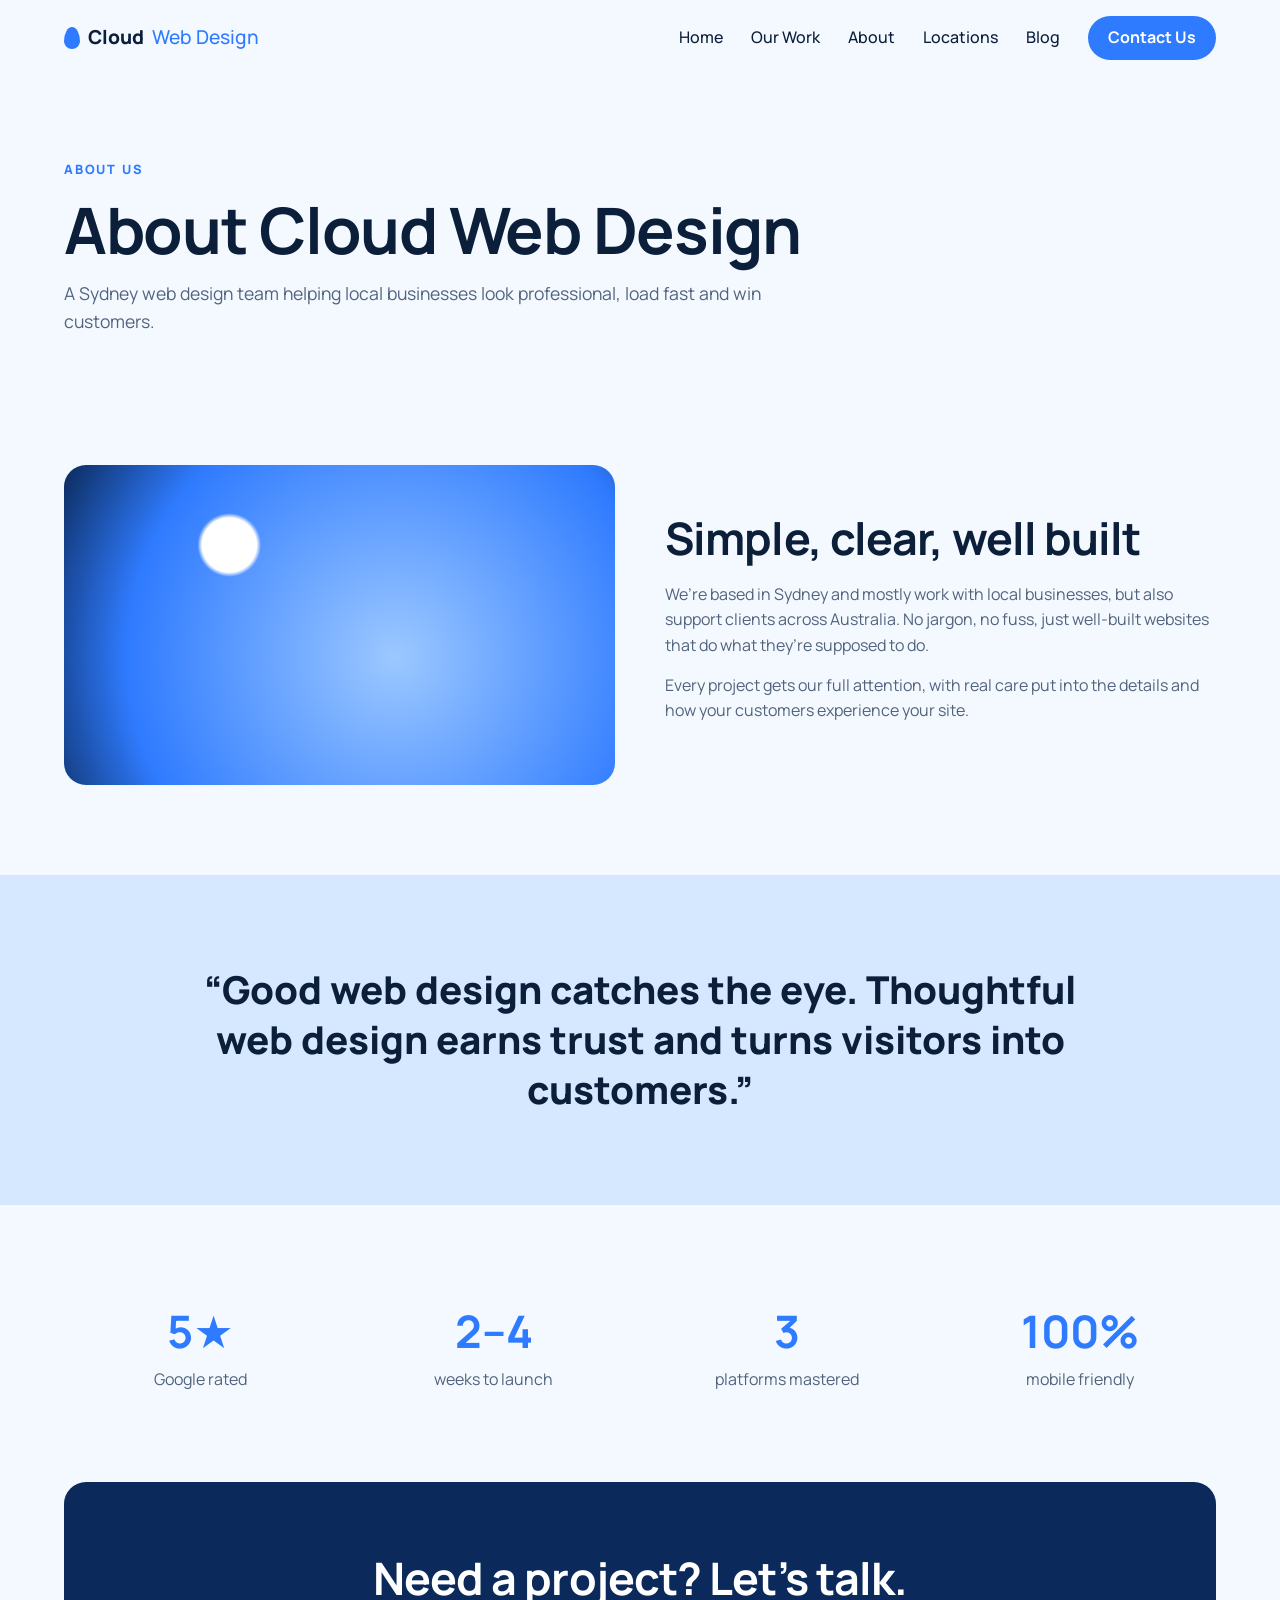
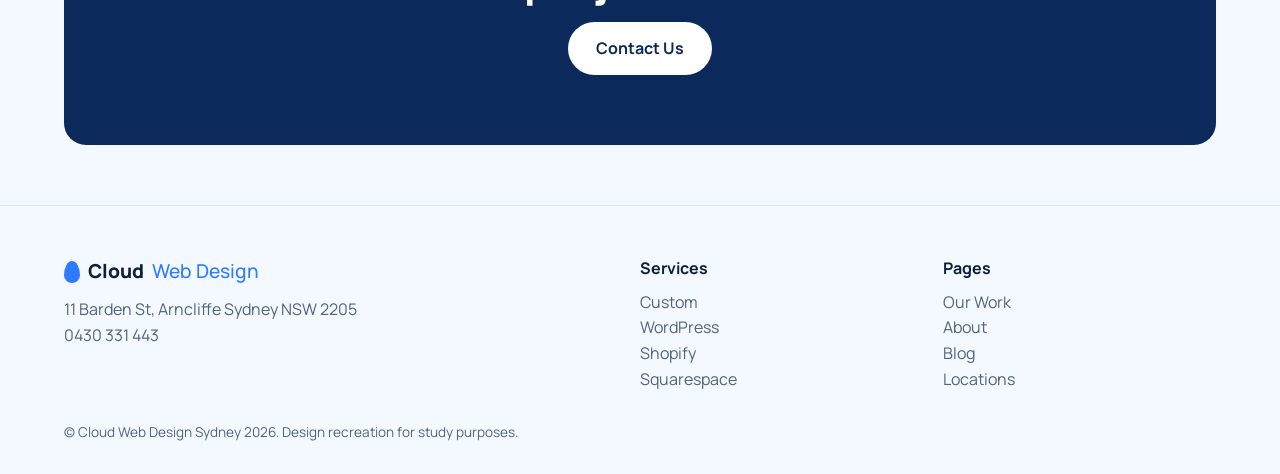
<file: html/about.html>
<!DOCTYPE html>
<html lang="en">

<head>
    <meta charset="utf-8">
    <meta name="viewport" content="width=device-width,initial-scale=1">
    <title>About | Cloud Web Design Sydney</title>
    <link rel="preconnect" href="https://fonts.googleapis.com">
    <link href="https://fonts.googleapis.com/css2?family=Manrope:wght@400;500;700;800&display=swap" rel="stylesheet">
    <link rel="stylesheet" href="../css/about.css">
</head>

<body>
    <header class="nav"><a class="logo" href="index.html"><i></i>Cloud<b>Web Design</b></a><input type="checkbox"
            id="m"><label for="m" class="burger">☰</label>
        <nav><a href="index.html">Home</a><a href="work.html">Our Work</a><a href="about.html">About</a><a
                href="locations.html">Locations</a><a href="blog.html">Blog</a><a class="btn sm" href="#contact">Contact
                Us</a></nav>
    </header>
    <main>
        <section class="hero small"><span class="eyebrow">About us</span>
            <h1>About Cloud Web Design</h1>
            <p>A Sydney web design team helping local businesses look professional, load fast and win customers.</p>
        </section>
        <section class="split">
            <div class="drop"></div>
            <div>
                <h2>Simple, clear, well built</h2>
                <p>We’re based in Sydney and mostly work with local businesses, but also support clients across
                    Australia. No jargon, no fuss, just well-built websites that do what they’re supposed to do.</p>
                <p>Every project gets our full attention, with real care put into the details and how your customers
                    experience your site.</p>
            </div>
        </section>
        <section class="quote">
            <blockquote>“Good web design catches the eye. Thoughtful web design earns trust and turns visitors into
                customers.”</blockquote>
        </section>
        <section class="stats">
            <div><b>5★</b>Google rated</div>
            <div><b>2–4</b>weeks to launch</div>
            <div><b>3</b>platforms mastered</div>
            <div><b>100%</b>mobile friendly</div>
        </section>
    </main>
    <section class="cta" id="contact">
        <h2>Need a project? Let’s talk.</h2><a class="btn light" href="mailto:info@cloudwebdesign.com.au">Contact Us</a>
    </section>
    <footer>
        <div><a class="logo" href="index.html"><i></i>Cloud<b>Web Design</b></a>
            <p>11 Barden St, Arncliffe Sydney NSW 2205<br>0430 331 443</p>
        </div>
        <div>
            <h4>Services</h4><a href="index.html#services">Custom</a><a href="index.html#services">WordPress</a><a
                href="index.html#services">Shopify</a><a href="index.html#services">Squarespace</a>
        </div>
        <div>
            <h4>Pages</h4><a href="work.html">Our Work</a><a href="about.html">About</a><a href="blog.html">Blog</a><a
                href="locations.html">Locations</a>
        </div>
        <p class="copy">© Cloud Web Design Sydney 2026. Design recreation for study purposes.</p>
    </footer>
</body>

</html>
</file>
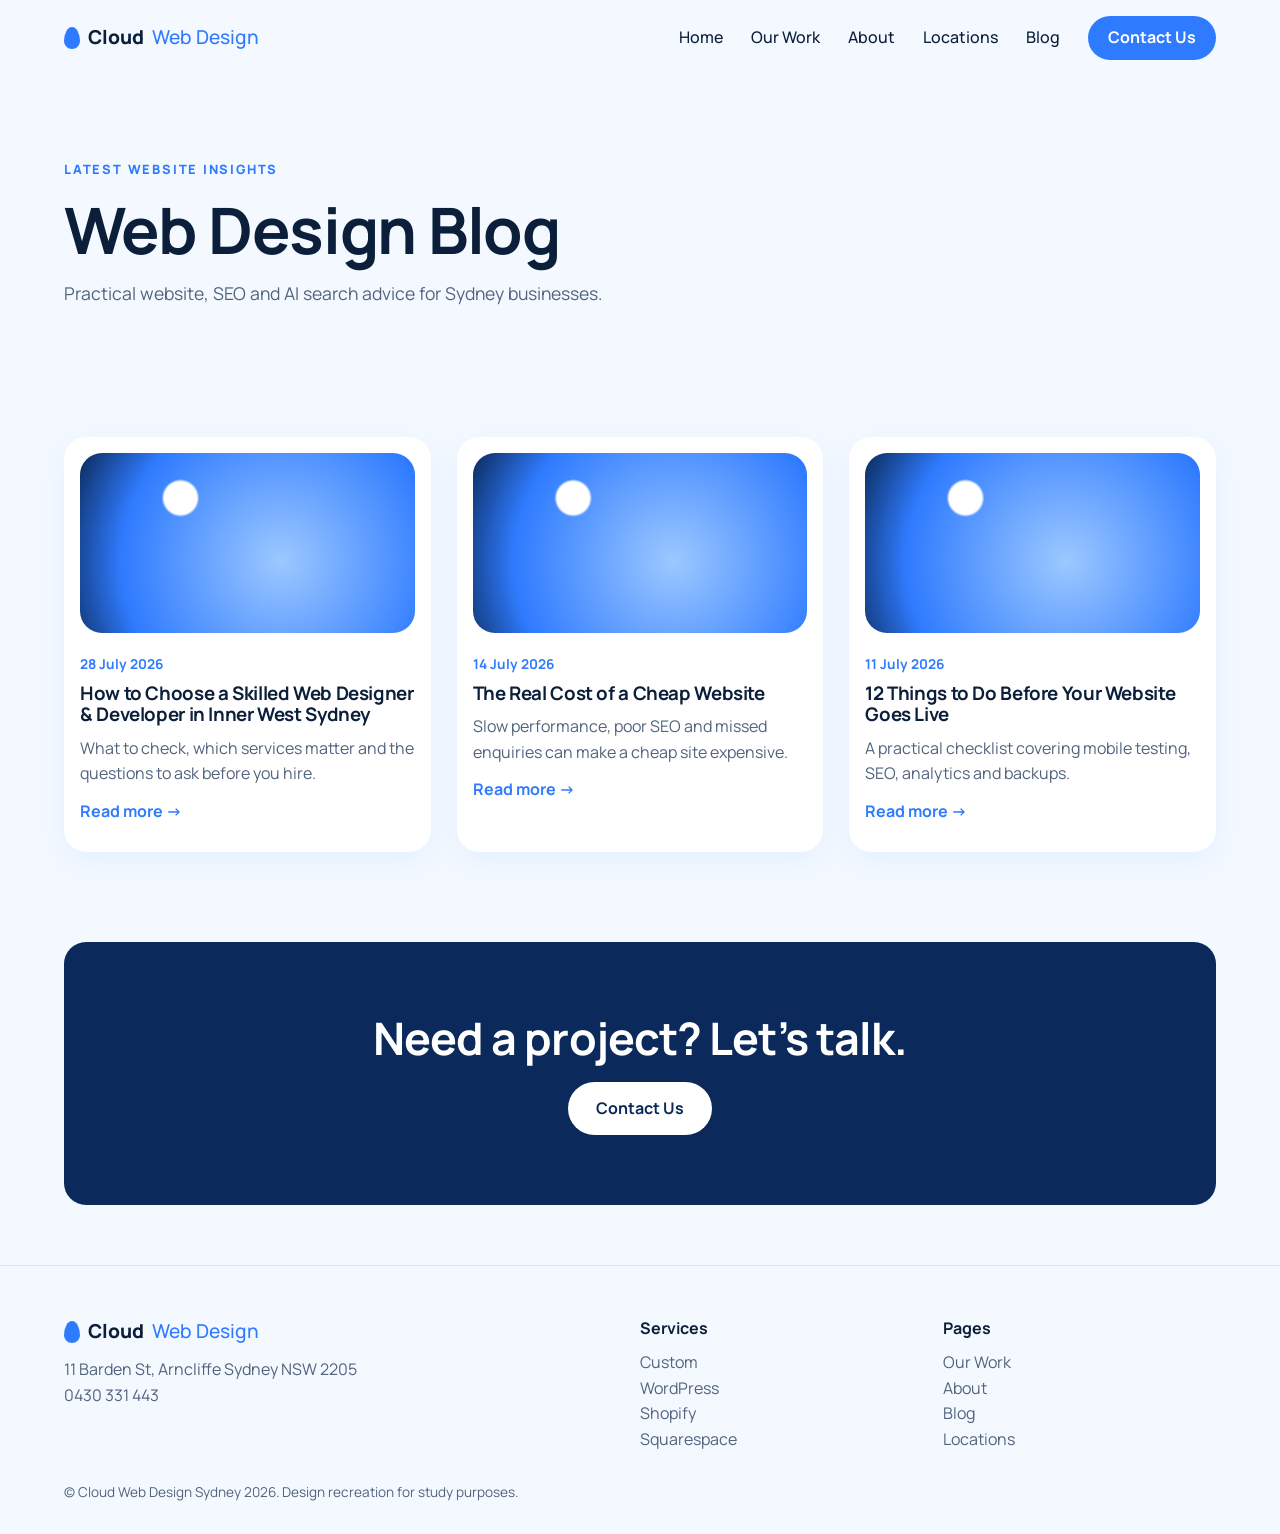
<file: html/blog.html>
<!DOCTYPE html>
<html lang="en">

<head>
    <meta charset="utf-8">
    <meta name="viewport" content="width=device-width,initial-scale=1">
    <title>Blog | Cloud Web Design Sydney</title>
    <link rel="preconnect" href="https://fonts.googleapis.com">
    <link href="https://fonts.googleapis.com/css2?family=Manrope:wght@400;500;700;800&display=swap" rel="stylesheet">
    <link rel="stylesheet" href="../css/blog.css">
</head>

<body>
    <header class="nav"><a class="logo" href="index.html"><i></i>Cloud<b>Web Design</b></a><input type="checkbox"
            id="m"><label for="m" class="burger">☰</label>
        <nav><a href="index.html">Home</a><a href="work.html">Our Work</a><a href="about.html">About</a><a
                href="locations.html">Locations</a><a href="blog.html">Blog</a><a class="btn sm" href="#contact">Contact
                Us</a></nav>
    </header>
    <main>
        <section class="hero small"><span class="eyebrow">Latest website insights</span>
            <h1>Web Design Blog</h1>
            <p>Practical website, SEO and AI search advice for Sydney businesses.</p>
        </section>
        <section class="posts">
            <article>
                <div class="drop"></div><time>28 July 2026</time>
                <h3>How to Choose a Skilled Web Designer &amp; Developer in Inner West Sydney</h3>
                <p>What to check, which services matter and the questions to ask before you hire.</p><a href="#">Read
                    more →</a>
            </article>
            <article>
                <div class="drop"></div><time>14 July 2026</time>
                <h3>The Real Cost of a Cheap Website</h3>
                <p>Slow performance, poor SEO and missed enquiries can make a cheap site expensive.</p><a href="#">Read
                    more →</a>
            </article>
            <article>
                <div class="drop"></div><time>11 July 2026</time>
                <h3>12 Things to Do Before Your Website Goes Live</h3>
                <p>A practical checklist covering mobile testing, SEO, analytics and backups.</p><a href="#">Read more
                    →</a>
            </article>
        </section>
    </main>
    <section class="cta" id="contact">
        <h2>Need a project? Let’s talk.</h2><a class="btn light" href="mailto:info@cloudwebdesign.com.au">Contact Us</a>
    </section>
    <footer>
        <div><a class="logo" href="index.html"><i></i>Cloud<b>Web Design</b></a>
            <p>11 Barden St, Arncliffe Sydney NSW 2205<br>0430 331 443</p>
        </div>
        <div>
            <h4>Services</h4><a href="index.html#services">Custom</a><a href="index.html#services">WordPress</a><a
                href="index.html#services">Shopify</a><a href="index.html#services">Squarespace</a>
        </div>
        <div>
            <h4>Pages</h4><a href="work.html">Our Work</a><a href="about.html">About</a><a href="blog.html">Blog</a><a
                href="locations.html">Locations</a>
        </div>
        <p class="copy">© Cloud Web Design Sydney 2026. Design recreation for study purposes.</p>
    </footer>
</body>

</html>
</file>
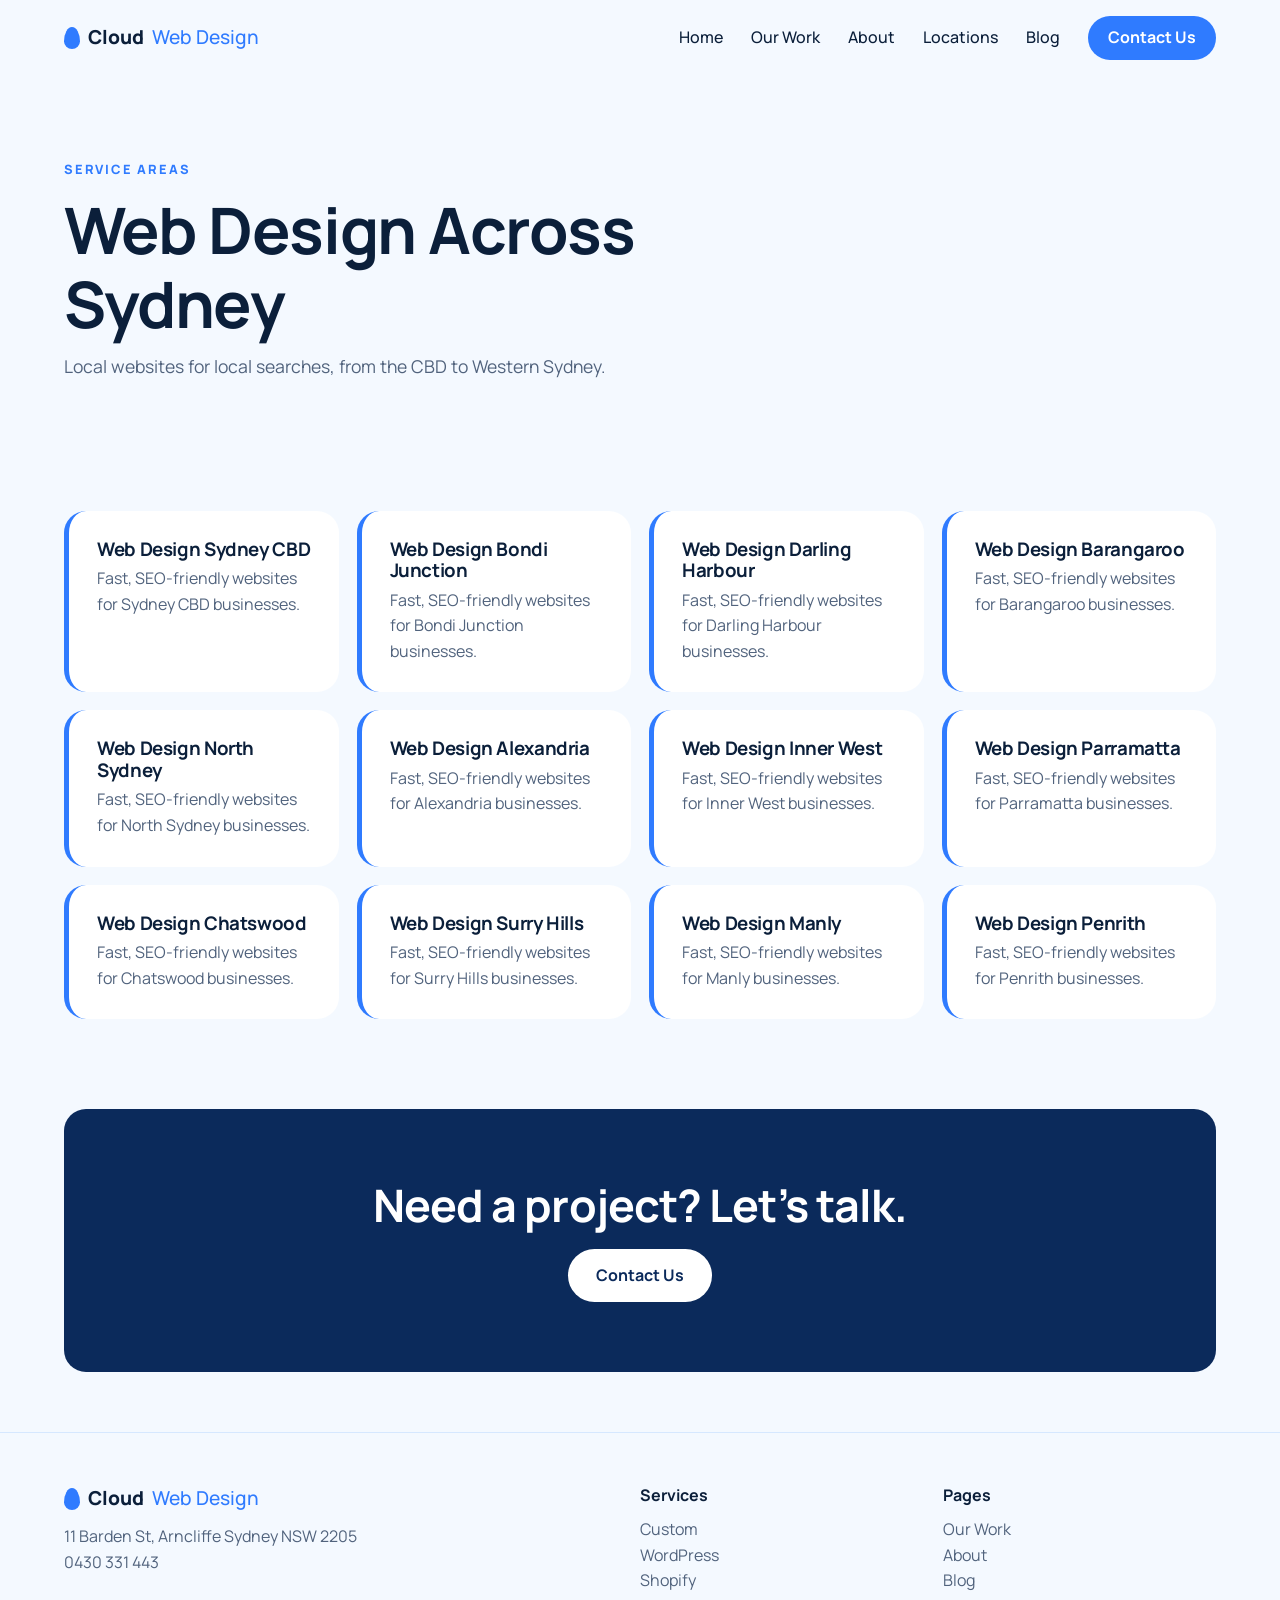
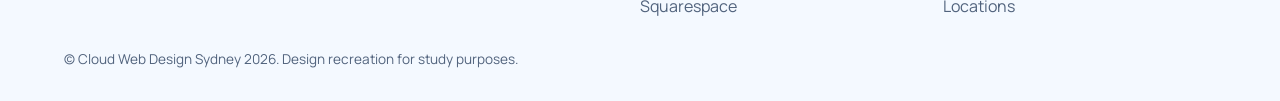
<file: html/locations.html>
<!DOCTYPE html>
<html lang="en">

<head>
    <meta charset="utf-8">
    <meta name="viewport" content="width=device-width,initial-scale=1">
    <title>Locations | Cloud Web Design Sydney</title>
    <link rel="preconnect" href="https://fonts.googleapis.com">
    <link href="https://fonts.googleapis.com/css2?family=Manrope:wght@400;500;700;800&display=swap" rel="stylesheet">
    <link rel="stylesheet" href="../css/locations.css">
</head>

<body>
    <header class="nav"><a class="logo" href="index.html"><i></i>Cloud<b>Web Design</b></a><input type="checkbox"
            id="m"><label for="m" class="burger">☰</label>
        <nav><a href="index.html">Home</a><a href="work.html">Our Work</a><a href="about.html">About</a><a
                href="locations.html">Locations</a><a href="blog.html">Blog</a><a class="btn sm" href="#contact">Contact
                Us</a></nav>
    </header>
    <main>
        <section class="hero small"><span class="eyebrow">Service areas</span>
            <h1>Web Design Across Sydney</h1>
            <p>Local websites for local searches, from the CBD to Western Sydney.</p>
        </section>
        <section class="areas">
            <a class="area">
                <h3>Web Design Sydney CBD</h3>
                <p>Fast, SEO-friendly websites for Sydney CBD businesses.</p>
            </a>
            <a class="area">
                <h3>Web Design Bondi Junction</h3>
                <p>Fast, SEO-friendly websites for Bondi Junction businesses.</p>
            </a>
            <a class="area">
                <h3>Web Design Darling Harbour</h3>
                <p>Fast, SEO-friendly websites for Darling Harbour businesses.</p>
            </a>
            <a class="area">
                <h3>Web Design Barangaroo</h3>
                <p>Fast, SEO-friendly websites for Barangaroo businesses.</p>
            </a>
            <a class="area">
                <h3>Web Design North Sydney</h3>
                <p>Fast, SEO-friendly websites for North Sydney businesses.</p>
            </a>
            <a class="area">
                <h3>Web Design Alexandria</h3>
                <p>Fast, SEO-friendly websites for Alexandria businesses.</p>
            </a>
            <a class="area">
                <h3>Web Design Inner West</h3>
                <p>Fast, SEO-friendly websites for Inner West businesses.</p>
            </a>
            <a class="area">
                <h3>Web Design Parramatta</h3>
                <p>Fast, SEO-friendly websites for Parramatta businesses.</p>
            </a>
            <a class="area">
                <h3>Web Design Chatswood</h3>
                <p>Fast, SEO-friendly websites for Chatswood businesses.</p>
            </a>
            <a class="area">
                <h3>Web Design Surry Hills</h3>
                <p>Fast, SEO-friendly websites for Surry Hills businesses.</p>
            </a>
            <a class="area">
                <h3>Web Design Manly</h3>
                <p>Fast, SEO-friendly websites for Manly businesses.</p>
            </a>
            <a class="area">
                <h3>Web Design Penrith</h3>
                <p>Fast, SEO-friendly websites for Penrith businesses.</p>
            </a>
        </section>
    </main>
    <section class="cta" id="contact">
        <h2>Need a project? Let’s talk.</h2><a class="btn light" href="mailto:info@cloudwebdesign.com.au">Contact Us</a>
    </section>
    <footer>
        <div><a class="logo" href="index.html"><i></i>Cloud<b>Web Design</b></a>
            <p>11 Barden St, Arncliffe Sydney NSW 2205<br>0430 331 443</p>
        </div>
        <div>
            <h4>Services</h4><a href="index.html#services">Custom</a><a href="index.html#services">WordPress</a><a
                href="index.html#services">Shopify</a><a href="index.html#services">Squarespace</a>
        </div>
        <div>
            <h4>Pages</h4><a href="work.html">Our Work</a><a href="about.html">About</a><a href="blog.html">Blog</a><a
                href="locations.html">Locations</a>
        </div>
        <p class="copy">© Cloud Web Design Sydney 2026. Design recreation for study purposes.</p>
    </footer>
</body>

</html>
</file>
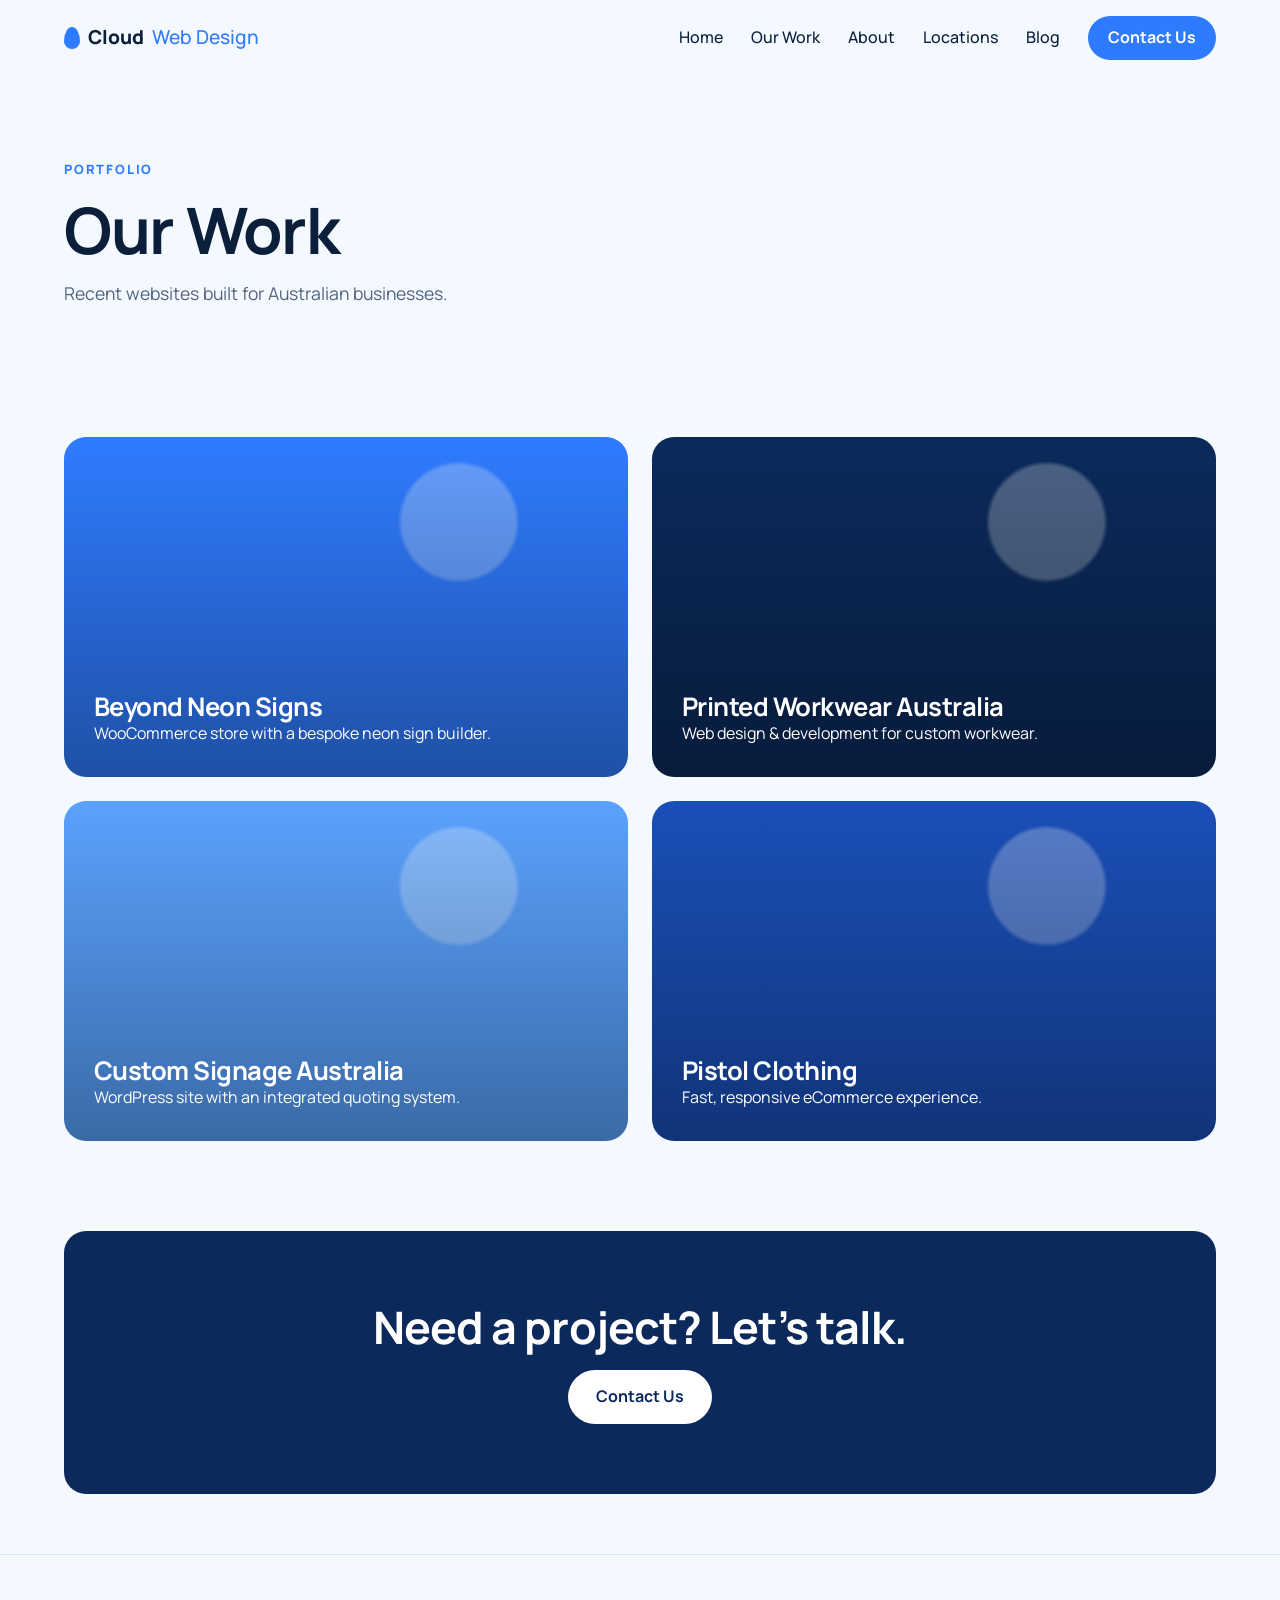
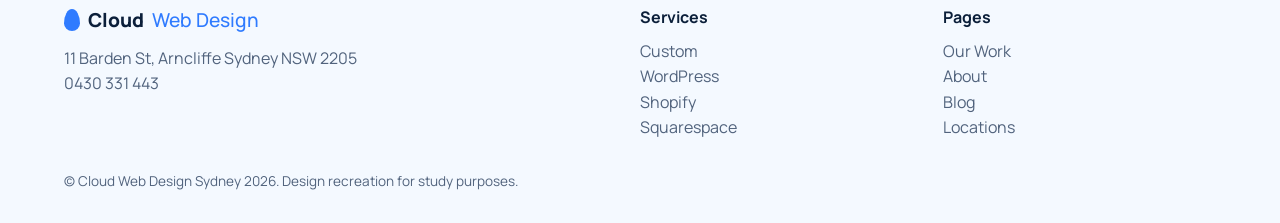
<file: html/work.html>
<!DOCTYPE html>
<html lang="en">

<head>
    <meta charset="utf-8">
    <meta name="viewport" content="width=device-width,initial-scale=1">
    <title>Our Work | Cloud Web Design Sydney</title>
    <link rel="preconnect" href="https://fonts.googleapis.com">
    <link href="https://fonts.googleapis.com/css2?family=Manrope:wght@400;500;700;800&display=swap" rel="stylesheet">
    <link rel="stylesheet" href="../css/work.css">
</head>

<body>
    <header class="nav"><a class="logo" href="index.html"><i></i>Cloud<b>Web Design</b></a><input type="checkbox"
            id="m"><label for="m" class="burger">☰</label>
        <nav><a href="index.html">Home</a><a href="work.html">Our Work</a><a href="about.html">About</a><a
                href="locations.html">Locations</a><a href="blog.html">Blog</a><a class="btn sm" href="#contact">Contact
                Us</a></nav>
    </header>
    <main>
        <section class="hero small"><span class="eyebrow">Portfolio</span>
            <h1>Our Work</h1>
            <p>Recent websites built for Australian businesses.</p>
        </section>
        <section class="grid"><a class="proj" style="--a:#2f7bff">
                <h3>Beyond Neon Signs</h3>
                <p>WooCommerce store with a bespoke neon sign builder.</p>
            </a><a class="proj" style="--a:#0b2a5b">
                <h3>Printed Workwear Australia</h3>
                <p>Web design &amp; development for custom workwear.</p>
            </a><a class="proj" style="--a:#5aa2ff">
                <h3>Custom Signage Australia</h3>
                <p>WordPress site with an integrated quoting system.</p>
            </a><a class="proj" style="--a:#1a4fb8">
                <h3>Pistol Clothing</h3>
                <p>Fast, responsive eCommerce experience.</p>
            </a></section>
    </main>
    <section class="cta" id="contact">
        <h2>Need a project? Let’s talk.</h2><a class="btn light" href="mailto:info@cloudwebdesign.com.au">Contact Us</a>
    </section>
    <footer>
        <div><a class="logo" href="index.html"><i></i>Cloud<b>Web Design</b></a>
            <p>11 Barden St, Arncliffe Sydney NSW 2205<br>0430 331 443</p>
        </div>
        <div>
            <h4>Services</h4><a href="index.html#services">Custom</a><a href="index.html#services">WordPress</a><a
                href="index.html#services">Shopify</a><a href="index.html#services">Squarespace</a>
        </div>
        <div>
            <h4>Pages</h4><a href="work.html">Our Work</a><a href="about.html">About</a><a href="blog.html">Blog</a><a
                href="locations.html">Locations</a>
        </div>
        <p class="copy">© Cloud Web Design Sydney 2026. Design recreation for study purposes.</p>
    </footer>
</body>

</html>
</file>
<file: css/about.css>
:root {
    --bg: #f4f9ff;
    --ink: #0b1f3a;
    --mut: #51637d;
    --blue: #2f7bff;
    --sky: #d6e8ff;
    --deep: #0b2a5b;
    --r: 22px
}

* {
    box-sizing: border-box;
    margin: 0;
    padding: 0
}

html {
    scroll-behavior: smooth
}

body {
    font-family: Manrope, system-ui, sans-serif;
    background: var(--bg);
    color: var(--ink);
    line-height: 1.6
}

a {
    color: inherit;
    text-decoration: none
}

img {
    max-width: 100%
}

.nav {
    position: sticky;
    top: 0;
    z-index: 9;
    display: flex;
    align-items: center;
    justify-content: space-between;
    padding: 16px 5vw;
    background: rgba(244, 249, 255, .9);
    backdrop-filter: blur(10px)
}

.logo {
    font-weight: 800;
    font-size: 1.2rem;
    display: flex;
    align-items: center;
    gap: 8px
}

.logo b {
    font-weight: 500;
    color: var(--blue)
}

.logo i {
    width: 16px;
    height: 22px;
    background: var(--blue);
    border-radius: 50% 50% 50% 50%/65% 65% 35% 35%
}

nav {
    display: flex;
    align-items: center;
    gap: 28px;
    font-weight: 500
}

nav a:hover {
    color: var(--blue)
}

#m,
.burger {
    display: none
}

.burger {
    font-size: 1.6rem;
    cursor: pointer
}

.btn {
    display: inline-block;
    background: var(--blue);
    color: #fff;
    padding: 14px 28px;
    border-radius: 99px;
    font-weight: 700;
    transition: .2s
}

.btn:hover {
    background: var(--deep);
    color: #fff
}

.btn.sm {
    padding: 9px 20px
}

.btn.light {
    background: #fff;
    color: var(--deep)
}

section {
    padding: 90px 5vw
}

h1,
h2,
h3 {
    line-height: 1.15;
    letter-spacing: -.02em
}

h2 {
    font-size: clamp(1.8rem, 4vw, 2.8rem);
    margin-bottom: 18px
}

.eyebrow {
    font-size: .8rem;
    font-weight: 800;
    letter-spacing: .14em;
    text-transform: uppercase;
    color: var(--blue)
}

.hero.small {
    padding: 80px 5vw 40px;
    max-width: 900px
}

.hero.small h1 {
    font-size: clamp(2.2rem, 6vw, 4rem);
    margin: 12px 0
}

.hero.small p {
    color: var(--mut);
    font-size: 1.1rem
}

.drop {
    background: radial-gradient(circle at 30% 25%, #fff 0 6%, transparent 7%), radial-gradient(circle at 60% 60%, #9cc8ff, #2f7bff 70%, #0b2a5b);
    border-radius: var(--r);
    min-height: 320px
}

.cta {
    background: var(--deep);
    color: #fff;
    text-align: center;
    border-radius: var(--r);
    margin: 0 5vw 60px;
    padding: 70px 20px
}

footer {
    display: grid;
    grid-template-columns: 2fr 1fr 1fr;
    gap: 30px;
    padding: 50px 5vw 30px;
    border-top: 1px solid var(--sky);
    color: var(--mut)
}

footer h4 {
    color: var(--ink);
    margin-bottom: 8px
}

footer a:not(.logo) {
    display: block
}

footer .logo {
    color: var(--ink);
    margin-bottom: 10px
}

.copy {
    grid-column: 1/-1;
    font-size: .85rem
}

@media(max-width:800px) {
    .burger {
        display: block
    }

    nav {
        display: none;
        position: absolute;
        top: 100%;
        left: 0;
        right: 0;
        flex-direction: column;
        background: var(--bg);
        padding: 20px;
        gap: 16px
    }

    #m:checked~nav {
        display: flex
    }

    footer {
        grid-template-columns: 1fr
    }

    section {
        padding: 60px 5vw
    }
}

.split {
    display: grid;
    grid-template-columns: 1fr 1fr;
    gap: 50px;
    align-items: center
}

.split p {
    color: var(--mut);
    margin-bottom: 14px
}

.quote {
    background: var(--sky);
    text-align: center
}

blockquote {
    font-size: clamp(1.5rem, 3.5vw, 2.4rem);
    font-weight: 800;
    max-width: 900px;
    margin: auto;
    line-height: 1.3
}

.stats {
    display: grid;
    grid-template-columns: repeat(4, 1fr);
    gap: 20px;
    text-align: center;
    color: var(--mut)
}

.stats b {
    display: block;
    font-size: 2.8rem;
    color: var(--blue)
}

@media(max-width:800px) {
    .split {
        grid-template-columns: 1fr
    }

    .stats {
        grid-template-columns: 1fr 1fr
    }
}
</file>
<file: css/blog.css>
:root {
    --bg: #f4f9ff;
    --ink: #0b1f3a;
    --mut: #51637d;
    --blue: #2f7bff;
    --sky: #d6e8ff;
    --deep: #0b2a5b;
    --r: 22px
}

* {
    box-sizing: border-box;
    margin: 0;
    padding: 0
}

html {
    scroll-behavior: smooth
}

body {
    font-family: Manrope, system-ui, sans-serif;
    background: var(--bg);
    color: var(--ink);
    line-height: 1.6
}

a {
    color: inherit;
    text-decoration: none
}

img {
    max-width: 100%
}

.nav {
    position: sticky;
    top: 0;
    z-index: 9;
    display: flex;
    align-items: center;
    justify-content: space-between;
    padding: 16px 5vw;
    background: rgba(244, 249, 255, .9);
    backdrop-filter: blur(10px)
}

.logo {
    font-weight: 800;
    font-size: 1.2rem;
    display: flex;
    align-items: center;
    gap: 8px
}

.logo b {
    font-weight: 500;
    color: var(--blue)
}

.logo i {
    width: 16px;
    height: 22px;
    background: var(--blue);
    border-radius: 50% 50% 50% 50%/65% 65% 35% 35%
}

nav {
    display: flex;
    align-items: center;
    gap: 28px;
    font-weight: 500
}

nav a:hover {
    color: var(--blue)
}

#m,
.burger {
    display: none
}

.burger {
    font-size: 1.6rem;
    cursor: pointer
}

.btn {
    display: inline-block;
    background: var(--blue);
    color: #fff;
    padding: 14px 28px;
    border-radius: 99px;
    font-weight: 700;
    transition: .2s
}

.btn:hover {
    background: var(--deep);
    color: #fff
}

.btn.sm {
    padding: 9px 20px
}

.btn.light {
    background: #fff;
    color: var(--deep)
}

section {
    padding: 90px 5vw
}

h1,
h2,
h3 {
    line-height: 1.15;
    letter-spacing: -.02em
}

h2 {
    font-size: clamp(1.8rem, 4vw, 2.8rem);
    margin-bottom: 18px
}

.eyebrow {
    font-size: .8rem;
    font-weight: 800;
    letter-spacing: .14em;
    text-transform: uppercase;
    color: var(--blue)
}

.hero.small {
    padding: 80px 5vw 40px;
    max-width: 900px
}

.hero.small h1 {
    font-size: clamp(2.2rem, 6vw, 4rem);
    margin: 12px 0
}

.hero.small p {
    color: var(--mut);
    font-size: 1.1rem
}

.drop {
    background: radial-gradient(circle at 30% 25%, #fff 0 6%, transparent 7%), radial-gradient(circle at 60% 60%, #9cc8ff, #2f7bff 70%, #0b2a5b);
    border-radius: var(--r);
    min-height: 320px
}

.cta {
    background: var(--deep);
    color: #fff;
    text-align: center;
    border-radius: var(--r);
    margin: 0 5vw 60px;
    padding: 70px 20px
}

footer {
    display: grid;
    grid-template-columns: 2fr 1fr 1fr;
    gap: 30px;
    padding: 50px 5vw 30px;
    border-top: 1px solid var(--sky);
    color: var(--mut)
}

footer h4 {
    color: var(--ink);
    margin-bottom: 8px
}

footer a:not(.logo) {
    display: block
}

footer .logo {
    color: var(--ink);
    margin-bottom: 10px
}

.copy {
    grid-column: 1/-1;
    font-size: .85rem
}

@media(max-width:800px) {
    .burger {
        display: block
    }

    nav {
        display: none;
        position: absolute;
        top: 100%;
        left: 0;
        right: 0;
        flex-direction: column;
        background: var(--bg);
        padding: 20px;
        gap: 16px
    }

    #m:checked~nav {
        display: flex
    }

    footer {
        grid-template-columns: 1fr
    }

    section {
        padding: 60px 5vw
    }
}

.posts {
    display: grid;
    grid-template-columns: repeat(auto-fit, minmax(280px, 1fr));
    gap: 26px
}

.posts article {
    background: #fff;
    border-radius: var(--r);
    padding: 16px 16px 28px;
    box-shadow: 0 10px 30px rgba(47, 123, 255, .08)
}

.posts .drop {
    min-height: 180px;
    margin-bottom: 18px
}

.posts time {
    font-size: .85rem;
    color: var(--blue);
    font-weight: 700
}

.posts h3 {
    margin: 6px 0 10px
}

.posts p {
    color: var(--mut);
    margin-bottom: 12px
}

.posts a {
    font-weight: 700;
    color: var(--blue)
}
</file>
<file: css/locations.css>
:root {
    --bg: #f4f9ff;
    --ink: #0b1f3a;
    --mut: #51637d;
    --blue: #2f7bff;
    --sky: #d6e8ff;
    --deep: #0b2a5b;
    --r: 22px
}

* {
    box-sizing: border-box;
    margin: 0;
    padding: 0
}

html {
    scroll-behavior: smooth
}

body {
    font-family: Manrope, system-ui, sans-serif;
    background: var(--bg);
    color: var(--ink);
    line-height: 1.6
}

a {
    color: inherit;
    text-decoration: none
}

img {
    max-width: 100%
}

.nav {
    position: sticky;
    top: 0;
    z-index: 9;
    display: flex;
    align-items: center;
    justify-content: space-between;
    padding: 16px 5vw;
    background: rgba(244, 249, 255, .9);
    backdrop-filter: blur(10px)
}

.logo {
    font-weight: 800;
    font-size: 1.2rem;
    display: flex;
    align-items: center;
    gap: 8px
}

.logo b {
    font-weight: 500;
    color: var(--blue)
}

.logo i {
    width: 16px;
    height: 22px;
    background: var(--blue);
    border-radius: 50% 50% 50% 50%/65% 65% 35% 35%
}

nav {
    display: flex;
    align-items: center;
    gap: 28px;
    font-weight: 500
}

nav a:hover {
    color: var(--blue)
}

#m,
.burger {
    display: none
}

.burger {
    font-size: 1.6rem;
    cursor: pointer
}

.btn {
    display: inline-block;
    background: var(--blue);
    color: #fff;
    padding: 14px 28px;
    border-radius: 99px;
    font-weight: 700;
    transition: .2s
}

.btn:hover {
    background: var(--deep);
    color: #fff
}

.btn.sm {
    padding: 9px 20px
}

.btn.light {
    background: #fff;
    color: var(--deep)
}

section {
    padding: 90px 5vw
}

h1,
h2,
h3 {
    line-height: 1.15;
    letter-spacing: -.02em
}

h2 {
    font-size: clamp(1.8rem, 4vw, 2.8rem);
    margin-bottom: 18px
}

.eyebrow {
    font-size: .8rem;
    font-weight: 800;
    letter-spacing: .14em;
    text-transform: uppercase;
    color: var(--blue)
}

.hero.small {
    padding: 80px 5vw 40px;
    max-width: 900px
}

.hero.small h1 {
    font-size: clamp(2.2rem, 6vw, 4rem);
    margin: 12px 0
}

.hero.small p {
    color: var(--mut);
    font-size: 1.1rem
}

.drop {
    background: radial-gradient(circle at 30% 25%, #fff 0 6%, transparent 7%), radial-gradient(circle at 60% 60%, #9cc8ff, #2f7bff 70%, #0b2a5b);
    border-radius: var(--r);
    min-height: 320px
}

.cta {
    background: var(--deep);
    color: #fff;
    text-align: center;
    border-radius: var(--r);
    margin: 0 5vw 60px;
    padding: 70px 20px
}

footer {
    display: grid;
    grid-template-columns: 2fr 1fr 1fr;
    gap: 30px;
    padding: 50px 5vw 30px;
    border-top: 1px solid var(--sky);
    color: var(--mut)
}

footer h4 {
    color: var(--ink);
    margin-bottom: 8px
}

footer a:not(.logo) {
    display: block
}

footer .logo {
    color: var(--ink);
    margin-bottom: 10px
}

.copy {
    grid-column: 1/-1;
    font-size: .85rem
}

@media(max-width:800px) {
    .burger {
        display: block
    }

    nav {
        display: none;
        position: absolute;
        top: 100%;
        left: 0;
        right: 0;
        flex-direction: column;
        background: var(--bg);
        padding: 20px;
        gap: 16px
    }

    #m:checked~nav {
        display: flex
    }

    footer {
        grid-template-columns: 1fr
    }

    section {
        padding: 60px 5vw
    }
}

.areas {
    display: grid;
    grid-template-columns: repeat(auto-fill, minmax(250px, 1fr));
    gap: 18px
}

.area {
    background: #fff;
    padding: 28px;
    border-radius: var(--r);
    border-left: 5px solid var(--blue);
    transition: .25s
}

.area:hover {
    background: var(--sky);
    transform: translateY(-4px)
}

.area p {
    color: var(--mut);
    margin-top: 6px
}
</file>
<file: css/work.css>
:root {
    --bg: #f4f9ff;
    --ink: #0b1f3a;
    --mut: #51637d;
    --blue: #2f7bff;
    --sky: #d6e8ff;
    --deep: #0b2a5b;
    --r: 22px
}

* {
    box-sizing: border-box;
    margin: 0;
    padding: 0
}

html {
    scroll-behavior: smooth
}

body {
    font-family: Manrope, system-ui, sans-serif;
    background: var(--bg);
    color: var(--ink);
    line-height: 1.6
}

a {
    color: inherit;
    text-decoration: none
}

img {
    max-width: 100%
}

.nav {
    position: sticky;
    top: 0;
    z-index: 9;
    display: flex;
    align-items: center;
    justify-content: space-between;
    padding: 16px 5vw;
    background: rgba(244, 249, 255, .9);
    backdrop-filter: blur(10px)
}

.logo {
    font-weight: 800;
    font-size: 1.2rem;
    display: flex;
    align-items: center;
    gap: 8px
}

.logo b {
    font-weight: 500;
    color: var(--blue)
}

.logo i {
    width: 16px;
    height: 22px;
    background: var(--blue);
    border-radius: 50% 50% 50% 50%/65% 65% 35% 35%
}

nav {
    display: flex;
    align-items: center;
    gap: 28px;
    font-weight: 500
}

nav a:hover {
    color: var(--blue)
}

#m,
.burger {
    display: none
}

.burger {
    font-size: 1.6rem;
    cursor: pointer
}

.btn {
    display: inline-block;
    background: var(--blue);
    color: #fff;
    padding: 14px 28px;
    border-radius: 99px;
    font-weight: 700;
    transition: .2s
}

.btn:hover {
    background: var(--deep);
    color: #fff
}

.btn.sm {
    padding: 9px 20px
}

.btn.light {
    background: #fff;
    color: var(--deep)
}

section {
    padding: 90px 5vw
}

h1,
h2,
h3 {
    line-height: 1.15;
    letter-spacing: -.02em
}

h2 {
    font-size: clamp(1.8rem, 4vw, 2.8rem);
    margin-bottom: 18px
}

.eyebrow {
    font-size: .8rem;
    font-weight: 800;
    letter-spacing: .14em;
    text-transform: uppercase;
    color: var(--blue)
}

.hero.small {
    padding: 80px 5vw 40px;
    max-width: 900px
}

.hero.small h1 {
    font-size: clamp(2.2rem, 6vw, 4rem);
    margin: 12px 0
}

.hero.small p {
    color: var(--mut);
    font-size: 1.1rem
}

.drop {
    background: radial-gradient(circle at 30% 25%, #fff 0 6%, transparent 7%), radial-gradient(circle at 60% 60%, #9cc8ff, #2f7bff 70%, #0b2a5b);
    border-radius: var(--r);
    min-height: 320px
}

.cta {
    background: var(--deep);
    color: #fff;
    text-align: center;
    border-radius: var(--r);
    margin: 0 5vw 60px;
    padding: 70px 20px
}

footer {
    display: grid;
    grid-template-columns: 2fr 1fr 1fr;
    gap: 30px;
    padding: 50px 5vw 30px;
    border-top: 1px solid var(--sky);
    color: var(--mut)
}

footer h4 {
    color: var(--ink);
    margin-bottom: 8px
}

footer a:not(.logo) {
    display: block
}

footer .logo {
    color: var(--ink);
    margin-bottom: 10px
}

.copy {
    grid-column: 1/-1;
    font-size: .85rem
}

@media(max-width:800px) {
    .burger {
        display: block
    }

    nav {
        display: none;
        position: absolute;
        top: 100%;
        left: 0;
        right: 0;
        flex-direction: column;
        background: var(--bg);
        padding: 20px;
        gap: 16px
    }

    #m:checked~nav {
        display: flex
    }

    footer {
        grid-template-columns: 1fr
    }

    section {
        padding: 60px 5vw
    }
}

.grid {
    display: grid;
    grid-template-columns: repeat(2, 1fr);
    gap: 24px
}

.proj {
    min-height: 340px;
    border-radius: var(--r);
    padding: 30px;
    color: #fff;
    display: flex;
    flex-direction: column;
    justify-content: flex-end;
    background: linear-gradient(to top, rgba(0, 0, 0, .35), transparent), radial-gradient(circle at 70% 25%, #fff4 0 12%, transparent 13%), var(--a);
    transition: .3s
}

.proj:hover {
    transform: translateY(-6px)
}

.proj h3 {
    font-size: 1.6rem
}

@media(max-width:700px) {
    .grid {
        grid-template-columns: 1fr
    }
}
</file>
